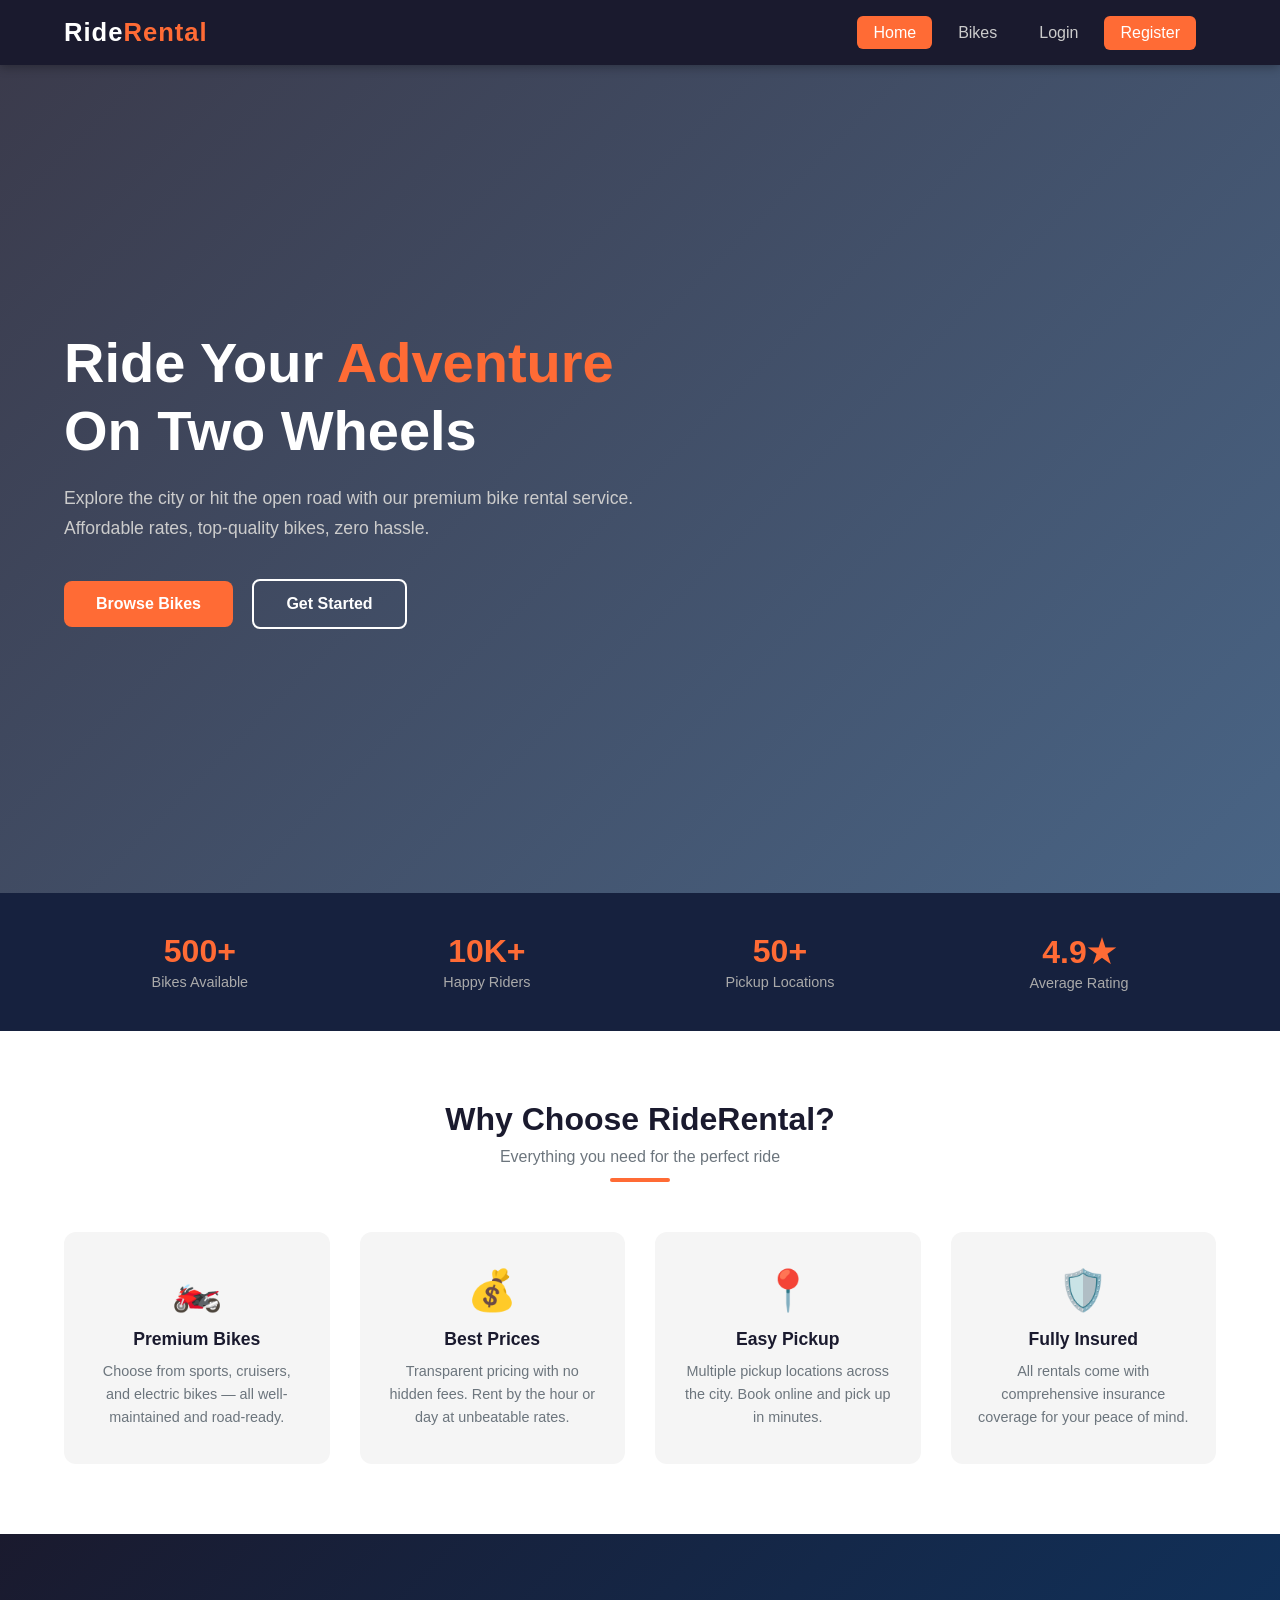
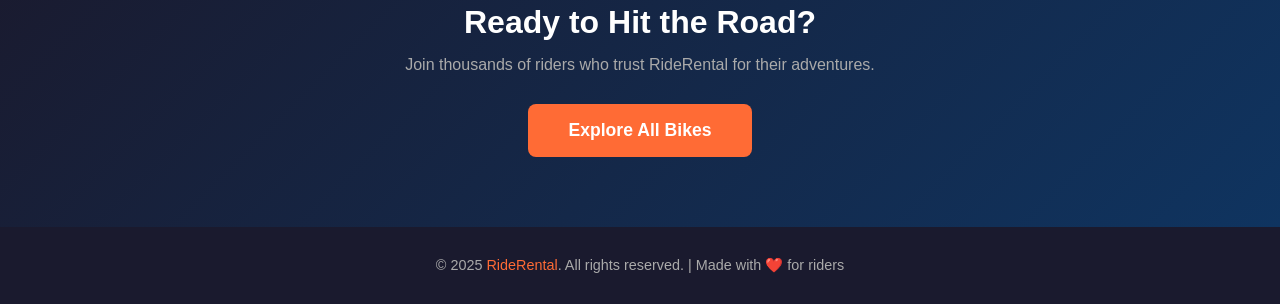
<file: index.html>
<!DOCTYPE html>
<html lang="en">
<head>
  <meta charset="UTF-8">
  <meta name="viewport" content="width=device-width, initial-scale=1.0">
  <title>RideRental - Bike Rentals</title>
  <link rel="stylesheet" href="styles.css">
</head>
<body data-page="home">

  <!-- NAVBAR -->
  <nav>
    <a href="index.html" class="logo">Ride<span>Rental</span></a>
    <ul class="nav-links" id="nav-links">
      <li><a href="index.html" class="active">Home</a></li>
      <li><a href="bikes.html">Bikes</a></li>
      <li><a href="login.html" class="link-login">Login</a></li>
      <li><a href="register.html" class="btn-nav link-register">Register</a></li>
      <li><a href="#" class="user-greet" style="display:none;color:#ff6b35;font-weight:700;cursor:default"></a></li>
      <li><a href="#" class="link-logout" style="display:none" onclick="logout()">Logout</a></li>
    </ul>
    <div class="hamburger" id="hamburger">
      <span></span><span></span><span></span>
    </div>
  </nav>

  <!-- HERO -->
  <section class="hero">
    <div class="hero-content">
      <h1>Ride Your <span>Adventure</span><br>On Two Wheels</h1>
      <p>Explore the city or hit the open road with our premium bike rental service. Affordable rates, top-quality bikes, zero hassle.</p>
      <a href="bikes.html" class="btn btn-primary">Browse Bikes</a>
      <a href="register.html" class="btn btn-outline">Get Started</a>
    </div>
  </section>

  <!-- STATS -->
  <div class="stats">
    <div class="stat-item"><h3>500+</h3><p>Bikes Available</p></div>
    <div class="stat-item"><h3>10K+</h3><p>Happy Riders</p></div>
    <div class="stat-item"><h3>50+</h3><p>Pickup Locations</p></div>
    <div class="stat-item"><h3>4.9★</h3><p>Average Rating</p></div>
  </div>

  <!-- FEATURES -->
  <section class="features">
    <div class="section-title">
      <h2>Why Choose RideRental?</h2>
      <p>Everything you need for the perfect ride</p>
      <div class="underline"></div>
    </div>
    <div class="features-grid">
      <div class="feature-card">
        <div class="icon">🏍️</div>
        <h3>Premium Bikes</h3>
        <p>Choose from sports, cruisers, and electric bikes — all well-maintained and road-ready.</p>
      </div>
      <div class="feature-card">
        <div class="icon">💰</div>
        <h3>Best Prices</h3>
        <p>Transparent pricing with no hidden fees. Rent by the hour or day at unbeatable rates.</p>
      </div>
      <div class="feature-card">
        <div class="icon">📍</div>
        <h3>Easy Pickup</h3>
        <p>Multiple pickup locations across the city. Book online and pick up in minutes.</p>
      </div>
      <div class="feature-card">
        <div class="icon">🛡️</div>
        <h3>Fully Insured</h3>
        <p>All rentals come with comprehensive insurance coverage for your peace of mind.</p>
      </div>
    </div>
  </section>

  <!-- CTA -->
  <section style="background: linear-gradient(135deg, #1a1a2e, #0f3460); text-align:center; padding: 70px 5%;">
    <h2 style="color:#fff; font-size:2rem; font-weight:800; margin-bottom:15px;">Ready to Hit the Road?</h2>
    <p style="color:#aaa; margin-bottom:30px; font-size:1rem;">Join thousands of riders who trust RideRental for their adventures.</p>
    <a href="bikes.html" class="btn btn-primary" style="font-size:1.1rem; padding:16px 40px;">Explore All Bikes</a>
  </section>

  <!-- FOOTER -->
  <footer>
    <p>© 2025 <span>RideRental</span>. All rights reserved. | Made with ❤️ for riders</p>
  </footer>

  <script src="app.js"></script>
</body>
</html>
</file>
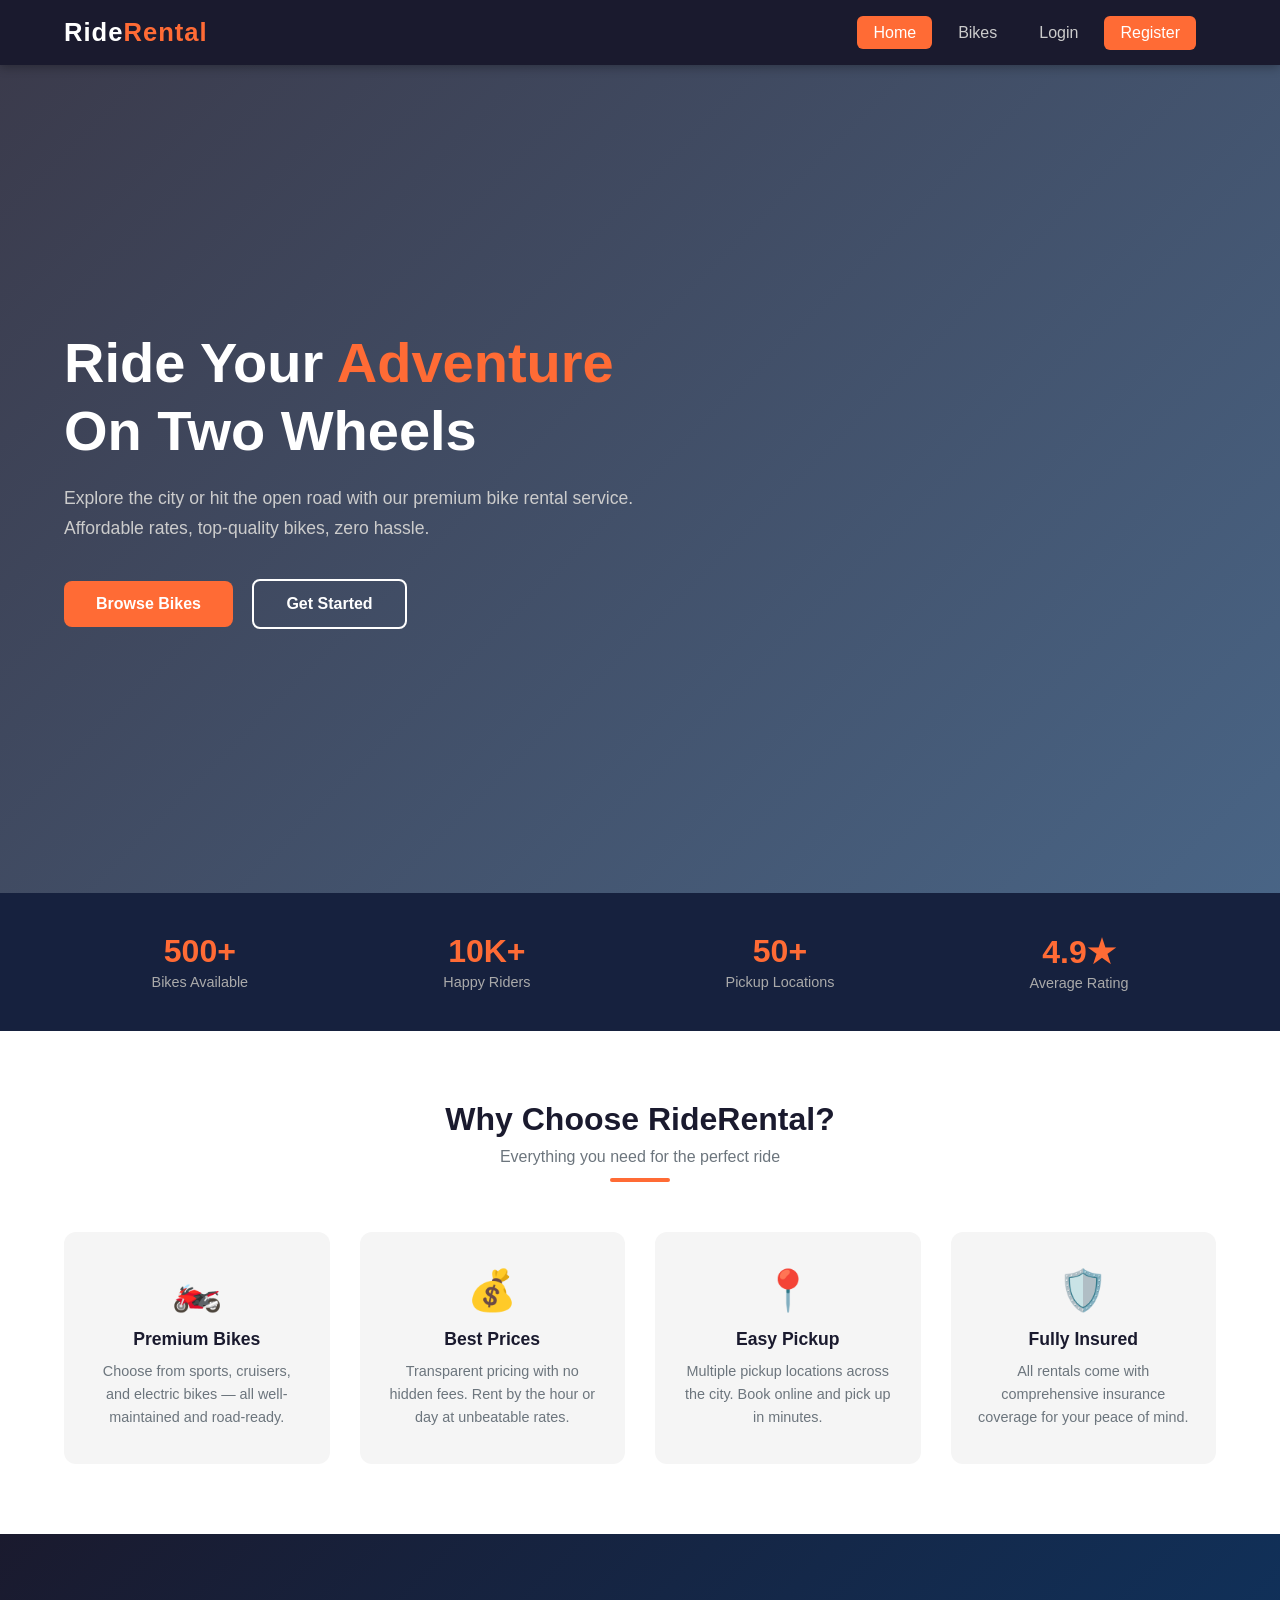
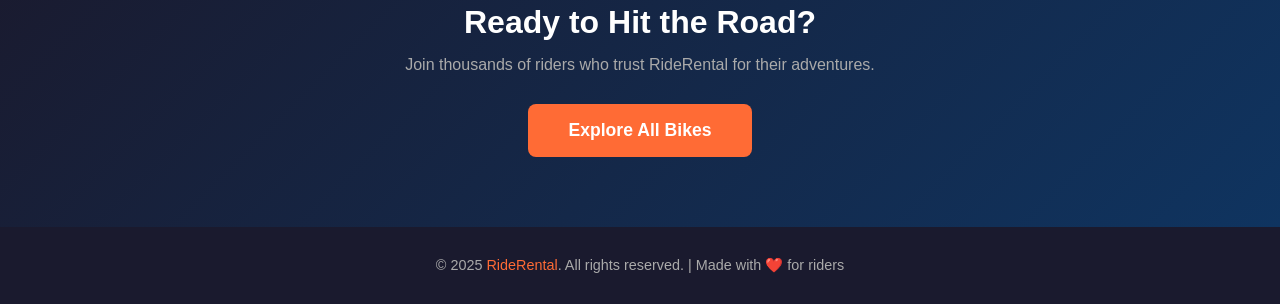
<file: confirmation.html>
<!DOCTYPE html>
<html lang="en">
<head>
  <meta charset="UTF-8">
  <meta name="viewport" content="width=device-width, initial-scale=1.0">
  <title>Booking Confirmed - RideRental</title>
  <link rel="stylesheet" href="styles.css">
  <style>
    .confirm-page {
      min-height: 90vh;
      background: linear-gradient(135deg, #f5f5f5 0%, #fff5f2 100%);
      display: flex;
      align-items: center;
      justify-content: center;
      padding: 40px 5%;
    }

    .confirm-wrapper {
      width: 100%;
      max-width: 680px;
    }

    /* Success Banner */
    .success-banner {
      background: linear-gradient(135deg, #1a1a2e, #0f3460);
      border-radius: 16px 16px 0 0;
      padding: 45px 40px;
      text-align: center;
      color: #fff;
      position: relative;
      overflow: hidden;
    }

    .success-banner::before {
      content: '';
      position: absolute;
      top: -60px; right: -60px;
      width: 200px; height: 200px;
      background: rgba(255,107,53,0.15);
      border-radius: 50%;
    }

    .success-banner::after {
      content: '';
      position: absolute;
      bottom: -40px; left: -40px;
      width: 150px; height: 150px;
      background: rgba(255,107,53,0.1);
      border-radius: 50%;
    }

    .checkmark-circle {
      width: 80px;
      height: 80px;
      background: linear-gradient(135deg, #ff6b35, #e55a25);
      border-radius: 50%;
      display: flex;
      align-items: center;
      justify-content: center;
      margin: 0 auto 20px;
      font-size: 2.2rem;
      box-shadow: 0 8px 25px rgba(255,107,53,0.4);
      animation: bounceIn 0.5s ease;
      position: relative;
      z-index: 1;
    }

    @keyframes bounceIn {
      0% { transform: scale(0); opacity: 0; }
      60% { transform: scale(1.15); }
      100% { transform: scale(1); opacity: 1; }
    }

    .success-banner h1 {
      font-size: 1.9rem;
      font-weight: 800;
      margin-bottom: 8px;
      position: relative;
      z-index: 1;
    }

    .success-banner p {
      color: #aac4e0;
      font-size: 0.95rem;
      position: relative;
      z-index: 1;
    }

    .booking-ref {
      display: inline-block;
      background: rgba(255,107,53,0.2);
      border: 1px solid rgba(255,107,53,0.5);
      color: #ff9a6c;
      padding: 8px 22px;
      border-radius: 25px;
      font-weight: 700;
      font-size: 1rem;
      margin-top: 15px;
      letter-spacing: 1px;
      position: relative;
      z-index: 1;
    }

    /* Details Card */
    .confirm-details {
      background: #fff;
      border-radius: 0 0 16px 16px;
      box-shadow: 0 10px 40px rgba(0,0,0,0.12);
      overflow: hidden;
    }

    .bike-hero {
      display: flex;
      align-items: center;
      gap: 20px;
      padding: 25px 35px;
      background: #fafafa;
      border-bottom: 1px solid #f0f0f0;
    }

    .bike-hero img {
      width: 110px;
      height: 80px;
      object-fit: cover;
      border-radius: 10px;
      box-shadow: 0 4px 12px rgba(0,0,0,0.1);
    }

    .bike-hero-info h3 {
      font-size: 1.25rem;
      font-weight: 800;
      color: #1a1a2e;
      margin-bottom: 4px;
    }

    .bike-hero-info .cat-badge {
      display: inline-block;
      background: #fff5f2;
      color: #ff6b35;
      border: 1px solid #ffd5c5;
      padding: 3px 12px;
      border-radius: 20px;
      font-size: 0.78rem;
      font-weight: 600;
      text-transform: capitalize;
    }

    .details-grid {
      display: grid;
      grid-template-columns: 1fr 1fr;
      gap: 0;
    }

    .detail-item {
      padding: 20px 35px;
      border-bottom: 1px solid #f5f5f5;
      border-right: 1px solid #f5f5f5;
    }

    .detail-item:nth-child(even) {
      border-right: none;
    }

    .detail-item .detail-label {
      font-size: 0.78rem;
      font-weight: 600;
      color: #999;
      text-transform: uppercase;
      letter-spacing: 0.8px;
      margin-bottom: 5px;
    }

    .detail-item .detail-value {
      font-size: 1rem;
      font-weight: 700;
      color: #1a1a2e;
    }

    .detail-item .detail-value.highlight {
      color: #ff6b35;
      font-size: 1.15rem;
    }

    /* Payment Method Badge */
    .pay-method-badge {
      display: inline-flex;
      align-items: center;
      gap: 6px;
      font-size: 0.95rem;
      font-weight: 700;
      color: #1a1a2e;
    }

    /* Status Timeline */
    .status-section {
      padding: 25px 35px;
      border-top: 2px solid #f5f5f5;
    }

    .status-section h4 {
      font-size: 0.85rem;
      font-weight: 700;
      color: #999;
      text-transform: uppercase;
      letter-spacing: 0.8px;
      margin-bottom: 20px;
    }

    .timeline {
      display: flex;
      align-items: center;
      justify-content: space-between;
      position: relative;
    }

    .timeline::before {
      content: '';
      position: absolute;
      top: 18px;
      left: 18px;
      right: 18px;
      height: 3px;
      background: #e0e0e0;
      z-index: 0;
    }

    .timeline-progress {
      position: absolute;
      top: 18px;
      left: 18px;
      height: 3px;
      background: linear-gradient(90deg, #ff6b35, #e55a25);
      z-index: 1;
      transition: width 1s ease;
    }

    .timeline-step {
      display: flex;
      flex-direction: column;
      align-items: center;
      gap: 8px;
      position: relative;
      z-index: 2;
    }

    .step-dot {
      width: 36px;
      height: 36px;
      border-radius: 50%;
      display: flex;
      align-items: center;
      justify-content: center;
      font-size: 1rem;
      font-weight: 700;
      border: 3px solid #e0e0e0;
      background: #fff;
      transition: all 0.4s;
    }

    .step-dot.done {
      background: #ff6b35;
      border-color: #ff6b35;
      color: #fff;
      box-shadow: 0 4px 12px rgba(255,107,53,0.35);
    }

    .step-dot.active {
      background: #fff;
      border-color: #ff6b35;
      color: #ff6b35;
    }

    .step-label {
      font-size: 0.75rem;
      font-weight: 600;
      color: #999;
      text-align: center;
      max-width: 70px;
    }

    .step-label.done {
      color: #ff6b35;
    }

    /* Info Box */
    .info-box {
      margin: 0 35px 25px;
      background: #f0f9ff;
      border: 1px solid #bee3f8;
      border-radius: 10px;
      padding: 15px 18px;
      display: flex;
      gap: 12px;
      align-items: flex-start;
      font-size: 0.88rem;
      color: #2b6cb0;
      line-height: 1.6;
    }

    .info-box .info-icon {
      font-size: 1.2rem;
      flex-shrink: 0;
      margin-top: 1px;
    }

    /* Action Buttons */
    .confirm-actions {
      display: flex;
      gap: 12px;
      padding: 25px 35px;
      border-top: 2px solid #f5f5f5;
      flex-wrap: wrap;
    }

    .confirm-actions .btn {
      flex: 1;
      min-width: 140px;
      text-align: center;
    }

    .btn-secondary {
      background: #f5f5f5;
      color: #1a1a2e;
      border: 2px solid #e0e0e0;
    }

    .btn-secondary:hover {
      background: #e8e8e8;
      transform: translateY(-2px);
    }

    /* Print styles */
    @media print {
      nav, .confirm-actions, footer { display: none; }
      .confirm-page { padding: 0; background: #fff; }
      .confirm-wrapper { max-width: 100%; }
    }

    @media (max-width: 600px) {
      .success-banner { padding: 35px 25px; }
      .bike-hero { padding: 20px; }
      .details-grid { grid-template-columns: 1fr; }
      .detail-item { border-right: none; }
      .detail-item:nth-child(odd) { border-right: none; }
      .status-section, .info-box, .confirm-actions { padding-left: 20px; padding-right: 20px; }
      .info-box { margin: 0 20px 20px; }
      .timeline::before { left: 18px; right: 18px; }
      .success-banner h1 { font-size: 1.5rem; }
    }
  </style>
</head>
<body data-page="confirmation">

  <!-- NAVBAR -->
  <nav>
    <a href="index.html" class="logo">Ride<span>Rental</span></a>
    <ul class="nav-links" id="nav-links">
      <li><a href="index.html">Home</a></li>
      <li><a href="bikes.html">Bikes</a></li>
      <li><a href="login.html" class="link-login">Login</a></li>
      <li><a href="register.html" class="btn-nav link-register">Register</a></li>
      <li><a href="#" class="user-greet" style="display:none;color:#ff6b35;font-weight:700;cursor:default"></a></li>
      <li><a href="#" class="link-logout" style="display:none" onclick="logout()">Logout</a></li>
    </ul>
    <div class="hamburger" id="hamburger">
      <span></span><span></span><span></span>
    </div>
  </nav>

  <div class="confirm-page">
    <div class="confirm-wrapper">

      <!-- SUCCESS BANNER -->
      <div class="success-banner">
        <div class="checkmark-circle">✓</div>
        <h1>Booking Confirmed!</h1>
        <p>Your ride is all set. Get ready to hit the road!</p>
        <div class="booking-ref" id="conf-booking-id">RR------</div>
      </div>

      <div class="confirm-details">

        <!-- BIKE SUMMARY -->
        <div class="bike-hero">
          <img id="conf-bike-img" src="" alt="Bike">
          <div class="bike-hero-info">
            <h3 id="conf-bike-name">—</h3>
            <span class="cat-badge" id="conf-bike-cat">—</span>
          </div>
        </div>

        <!-- DETAILS GRID -->
        <div class="details-grid">
          <div class="detail-item">
            <div class="detail-label">📅 Booking Date</div>
            <div class="detail-value" id="conf-date">—</div>
          </div>
          <div class="detail-item">
            <div class="detail-label">⏱️ Duration</div>
            <div class="detail-value" id="conf-duration">—</div>
          </div>
          <div class="detail-item">
            <div class="detail-label">👤 Renter</div>
            <div class="detail-value" id="conf-user">—</div>
          </div>
          <div class="detail-item">
            <div class="detail-label">📞 Phone</div>
            <div class="detail-value" id="conf-phone">—</div>
          </div>
          <div class="detail-item">
            <div class="detail-label">💳 Payment Method</div>
            <div class="detail-value" id="conf-payment">—</div>
          </div>
          <div class="detail-item">
            <div class="detail-label">💰 Total Paid</div>
            <div class="detail-value highlight" id="conf-total">—</div>
          </div>
        </div>

        <!-- STATUS TIMELINE -->
        <div class="status-section">
          <h4>Booking Status</h4>
          <div class="timeline" id="timeline">
            <div class="timeline-progress" id="timeline-progress" style="width:0%"></div>
            <div class="timeline-step">
              <div class="step-dot done">✓</div>
              <div class="step-label done">Confirmed</div>
            </div>
            <div class="timeline-step">
              <div class="step-dot done">✓</div>
              <div class="step-label done">Payment</div>
            </div>
            <div class="timeline-step">
              <div class="step-dot active">🏍️</div>
              <div class="step-label done">Ready for Pickup</div>
            </div>
            <div class="timeline-step">
              <div class="step-dot" style="font-size:0.85rem">🏁</div>
              <div class="step-label">Ride Complete</div>
            </div>
          </div>
        </div>

        <!-- INFO BOX -->
        <div class="info-box">
          <span class="info-icon">📍</span>
          <div>
            <strong>Pickup Instructions:</strong> Please bring a valid government-issued ID and your booking reference number to the pickup location. Your bike will be ready within 15 minutes of arrival.
          </div>
        </div>

        <!-- ACTION BUTTONS -->
        <div class="confirm-actions">
          <button class="btn btn-secondary" onclick="window.print()">🖨️ Print Receipt</button>
          <a href="bikes.html" class="btn btn-secondary">🏍️ Rent Another</a>
          <a href="index.html" class="btn btn-primary">🏠 Back to Home</a>
        </div>

      </div>
    </div>
  </div>

  <footer>
    <p>© 2025 <span>RideRental</span>. All rights reserved. | Made with ❤️ for riders</p>
  </footer>

  <script src="app.js"></script>
  <script>
    document.addEventListener('DOMContentLoaded', () => {
      const booking = JSON.parse(localStorage.getItem('rr_last_booking') || 'null');
      if (!booking) { window.location.href = 'index.html'; return; }

      const payIcons = { card: '💳 Credit/Debit Card', upi: '📱 UPI Payment', cash: '💵 Cash on Pickup' };

      document.getElementById('conf-booking-id').textContent = booking.id;
      document.getElementById('conf-bike-name').textContent = booking.bike;
      document.getElementById('conf-bike-cat').textContent = booking.category;
      document.getElementById('conf-bike-img').src = booking.bikeImg;
      document.getElementById('conf-date').textContent = booking.date;
      document.getElementById('conf-duration').textContent = booking.duration;
      document.getElementById('conf-user').textContent = booking.userName;
      document.getElementById('conf-phone').textContent = booking.userPhone;
      document.getElementById('conf-payment').textContent = payIcons[booking.payment] || booking.payment;
      document.getElementById('conf-total').textContent = booking.total;

      // Animate timeline progress bar
      setTimeout(() => {
        document.getElementById('timeline-progress').style.width = '66%';
      }, 300);
    });
  </script>
</body>
</html>
</file>
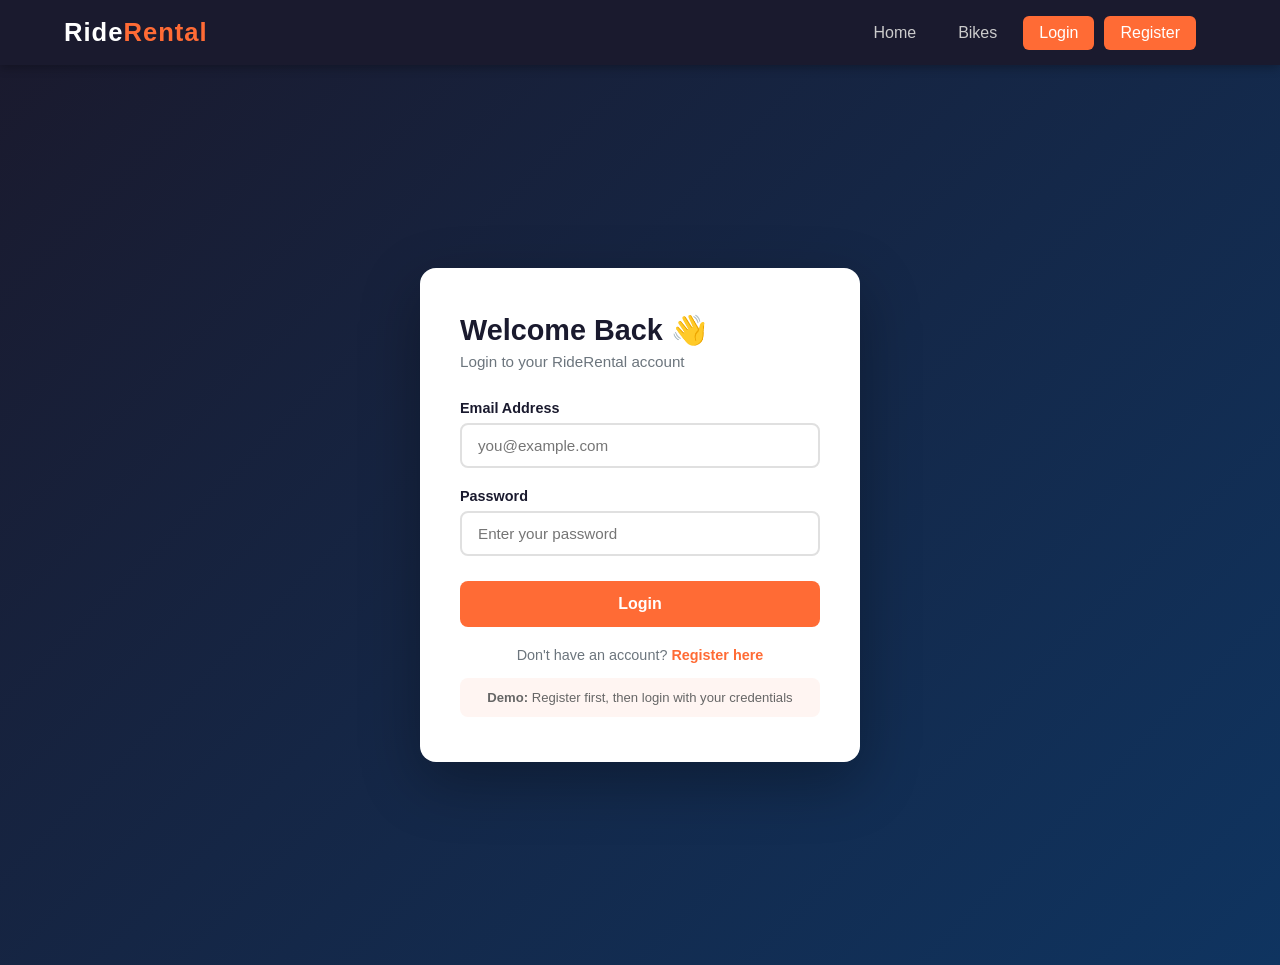
<file: login.html>
<!DOCTYPE html>
<html lang="en">
<head>
  <meta charset="UTF-8">
  <meta name="viewport" content="width=device-width, initial-scale=1.0">
  <title>Login - RideRental</title>
  <link rel="stylesheet" href="styles.css">
</head>
<body data-page="login">

  <!-- NAVBAR -->
  <nav>
    <a href="index.html" class="logo">Ride<span>Rental</span></a>
    <ul class="nav-links" id="nav-links">
      <li><a href="index.html">Home</a></li>
      <li><a href="bikes.html">Bikes</a></li>
      <li><a href="login.html" class="active link-login">Login</a></li>
      <li><a href="register.html" class="btn-nav link-register">Register</a></li>
      <li><a href="#" class="user-greet" style="display:none;color:#ff6b35;font-weight:700;cursor:default"></a></li>
      <li><a href="#" class="link-logout" style="display:none" onclick="logout()">Logout</a></li>
    </ul>
    <div class="hamburger" id="hamburger">
      <span></span><span></span><span></span>
    </div>
  </nav>

  <div class="auth-page">
    <div class="auth-card">
      <h2>Welcome Back 👋</h2>
      <p class="subtitle">Login to your RideRental account</p>

      <div class="alert" id="login-alert"></div>

      <form id="login-form" novalidate>
        <div class="form-group">
          <label for="login-email">Email Address</label>
          <input type="email" id="login-email" placeholder="you@example.com">
          <span class="error-msg" id="login-email-err"></span>
        </div>
        <div class="form-group">
          <label for="login-password">Password</label>
          <input type="password" id="login-password" placeholder="Enter your password">
          <span class="error-msg" id="login-password-err"></span>
        </div>
        <button type="submit" class="btn btn-primary btn-full">Login</button>
      </form>

      <div class="auth-footer">
        Don't have an account? <a href="register.html">Register here</a>
      </div>

      <div style="text-align:center;margin-top:15px;padding:12px;background:#fff5f2;border-radius:8px;font-size:0.82rem;color:#666;">
        <strong>Demo:</strong> Register first, then login with your credentials
      </div>
    </div>
  </div>

  <script src="app.js"></script>
</body>
</html>
</file>
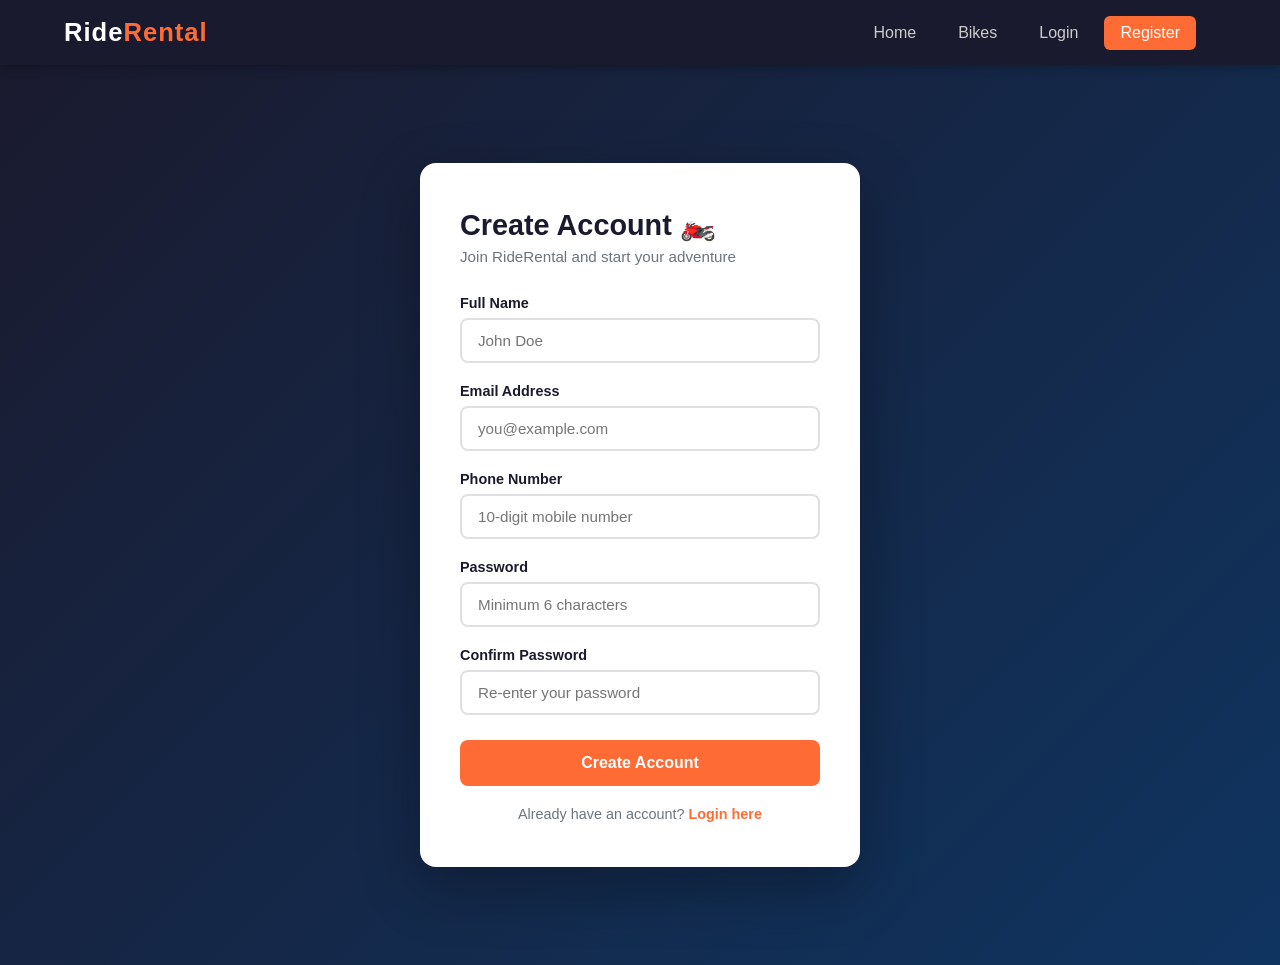
<file: register.html>
<!DOCTYPE html>
<html lang="en">
<head>
  <meta charset="UTF-8">
  <meta name="viewport" content="width=device-width, initial-scale=1.0">
  <title>Register - RideRental</title>
  <link rel="stylesheet" href="styles.css">
</head>
<body data-page="register">

  <!-- NAVBAR -->
  <nav>
    <a href="index.html" class="logo">Ride<span>Rental</span></a>
    <ul class="nav-links" id="nav-links">
      <li><a href="index.html">Home</a></li>
      <li><a href="bikes.html">Bikes</a></li>
      <li><a href="login.html" class="link-login">Login</a></li>
      <li><a href="register.html" class="btn-nav active link-register">Register</a></li>
      <li><a href="#" class="user-greet" style="display:none;color:#ff6b35;font-weight:700;cursor:default"></a></li>
      <li><a href="#" class="link-logout" style="display:none" onclick="logout()">Logout</a></li>
    </ul>
    <div class="hamburger" id="hamburger">
      <span></span><span></span><span></span>
    </div>
  </nav>

  <div class="auth-page">
    <div class="auth-card">
      <h2>Create Account 🏍️</h2>
      <p class="subtitle">Join RideRental and start your adventure</p>

      <div class="alert" id="reg-alert"></div>

      <form id="register-form" novalidate>
        <div class="form-group">
          <label for="reg-name">Full Name</label>
          <input type="text" id="reg-name" placeholder="John Doe">
          <span class="error-msg" id="reg-name-err"></span>
        </div>
        <div class="form-group">
          <label for="reg-email">Email Address</label>
          <input type="email" id="reg-email" placeholder="you@example.com">
          <span class="error-msg" id="reg-email-err"></span>
        </div>
        <div class="form-group">
          <label for="reg-phone">Phone Number</label>
          <input type="tel" id="reg-phone" placeholder="10-digit mobile number" maxlength="10">
          <span class="error-msg" id="reg-phone-err"></span>
        </div>
        <div class="form-group">
          <label for="reg-password">Password</label>
          <input type="password" id="reg-password" placeholder="Minimum 6 characters">
          <span class="error-msg" id="reg-password-err"></span>
        </div>
        <div class="form-group">
          <label for="reg-confirm">Confirm Password</label>
          <input type="password" id="reg-confirm" placeholder="Re-enter your password">
          <span class="error-msg" id="reg-confirm-err"></span>
        </div>
        <button type="submit" class="btn btn-primary btn-full">Create Account</button>
      </form>

      <div class="auth-footer">
        Already have an account? <a href="login.html">Login here</a>
      </div>
    </div>
  </div>

  <script src="app.js"></script>
</body>
</html>
</file>
<file: styles.css>
* {
  margin: 0;
  padding: 0;
  box-sizing: border-box;
}

:root {
  --primary: #ff6b35;
  --primary-dark: #e55a25;
  --dark: #1a1a2e;
  --dark2: #16213e;
  --accent: #0f3460;
  --light: #f5f5f5;
  --white: #ffffff;
  --gray: #6c757d;
  --success: #28a745;
  --card-bg: #ffffff;
  --shadow: 0 4px 20px rgba(0,0,0,0.1);
  --radius: 12px;
}

body {
  font-family: 'Segoe UI', Tahoma, Geneva, Verdana, sans-serif;
  background: var(--light);
  color: var(--dark);
}

/* ===== NAVBAR ===== */
nav {
  background: var(--dark);
  padding: 0 5%;
  display: flex;
  align-items: center;
  justify-content: space-between;
  position: sticky;
  top: 0;
  z-index: 1000;
  box-shadow: 0 2px 10px rgba(0,0,0,0.3);
  height: 65px;
}

.logo {
  font-size: 1.6rem;
  font-weight: 800;
  color: var(--white);
  text-decoration: none;
  letter-spacing: 1px;
}

.logo span {
  color: var(--primary);
}

.nav-links {
  display: flex;
  list-style: none;
  gap: 10px;
  align-items: center;
}

.nav-links a {
  color: #ccc;
  text-decoration: none;
  padding: 8px 16px;
  border-radius: 6px;
  font-weight: 500;
  transition: all 0.3s;
}

.nav-links a:hover,
.nav-links a.active {
  color: var(--white);
  background: var(--primary);
}

.nav-links .btn-nav {
  background: var(--primary);
  color: var(--white);
  border-radius: 6px;
}

.nav-links .btn-nav:hover {
  background: var(--primary-dark);
}

.hamburger {
  display: none;
  flex-direction: column;
  cursor: pointer;
  gap: 5px;
}

.hamburger span {
  width: 25px;
  height: 3px;
  background: var(--white);
  border-radius: 3px;
  transition: 0.3s;
}

/* ===== HERO ===== */
.hero {
  min-height: 92vh;
  background: linear-gradient(135deg, rgba(26,26,46,0.85) 0%, rgba(15,52,96,0.75) 100%),
    url('https://images.unsplash.com/photo-1558618666-fcd25c85cd64?w=1600') center/cover no-repeat;
  display: flex;
  align-items: center;
  padding: 0 5%;
}

.hero-content {
  max-width: 600px;
  color: var(--white);
}

.hero-content h1 {
  font-size: clamp(2rem, 5vw, 3.5rem);
  font-weight: 800;
  line-height: 1.2;
  margin-bottom: 20px;
}

.hero-content h1 span {
  color: var(--primary);
}

.hero-content p {
  font-size: 1.1rem;
  color: #ccc;
  margin-bottom: 35px;
  line-height: 1.7;
}

.btn {
  display: inline-block;
  padding: 14px 32px;
  border-radius: 8px;
  font-size: 1rem;
  font-weight: 600;
  cursor: pointer;
  text-decoration: none;
  border: none;
  transition: all 0.3s;
}

.btn-primary {
  background: var(--primary);
  color: var(--white);
}

.btn-primary:hover {
  background: var(--primary-dark);
  transform: translateY(-2px);
  box-shadow: 0 6px 20px rgba(255,107,53,0.4);
}

.btn-outline {
  background: transparent;
  color: var(--white);
  border: 2px solid var(--white);
  margin-left: 15px;
}

.btn-outline:hover {
  background: var(--white);
  color: var(--dark);
  transform: translateY(-2px);
}

/* ===== STATS ===== */
.stats {
  background: var(--dark2);
  padding: 40px 5%;
  display: flex;
  justify-content: space-around;
  flex-wrap: wrap;
  gap: 20px;
}

.stat-item {
  text-align: center;
  color: var(--white);
}

.stat-item h3 {
  font-size: 2rem;
  color: var(--primary);
  font-weight: 800;
}

.stat-item p {
  color: #aaa;
  font-size: 0.9rem;
  margin-top: 4px;
}

/* ===== SECTIONS ===== */
section {
  padding: 70px 5%;
}

.section-title {
  text-align: center;
  margin-bottom: 50px;
}

.section-title h2 {
  font-size: 2rem;
  font-weight: 800;
  color: var(--dark);
  margin-bottom: 10px;
}

.section-title p {
  color: var(--gray);
  font-size: 1rem;
}

.section-title .underline {
  width: 60px;
  height: 4px;
  background: var(--primary);
  margin: 12px auto 0;
  border-radius: 2px;
}

/* ===== FEATURES ===== */
.features {
  background: var(--white);
}

.features-grid {
  display: grid;
  grid-template-columns: repeat(auto-fit, minmax(220px, 1fr));
  gap: 30px;
}

.feature-card {
  text-align: center;
  padding: 35px 25px;
  border-radius: var(--radius);
  background: var(--light);
  transition: all 0.3s;
}

.feature-card:hover {
  transform: translateY(-6px);
  box-shadow: var(--shadow);
}

.feature-card .icon {
  font-size: 2.5rem;
  margin-bottom: 15px;
}

.feature-card h3 {
  font-size: 1.1rem;
  margin-bottom: 10px;
  color: var(--dark);
}

.feature-card p {
  color: var(--gray);
  font-size: 0.9rem;
  line-height: 1.6;
}

/* ===== BIKES PAGE ===== */
.page-header {
  background: linear-gradient(135deg, var(--dark) 0%, var(--accent) 100%);
  padding: 60px 5%;
  text-align: center;
  color: var(--white);
}

.page-header h1 {
  font-size: 2.5rem;
  font-weight: 800;
  margin-bottom: 10px;
}

.page-header p {
  color: #aaa;
}

.filter-bar {
  background: var(--white);
  padding: 20px 5%;
  display: flex;
  gap: 12px;
  flex-wrap: wrap;
  align-items: center;
  box-shadow: 0 2px 10px rgba(0,0,0,0.05);
}

.filter-btn {
  padding: 8px 20px;
  border: 2px solid #ddd;
  border-radius: 25px;
  background: transparent;
  cursor: pointer;
  font-weight: 500;
  transition: all 0.3s;
  font-size: 0.9rem;
}

.filter-btn:hover,
.filter-btn.active {
  background: var(--primary);
  border-color: var(--primary);
  color: var(--white);
}

.bikes-grid {
  display: grid;
  grid-template-columns: repeat(auto-fill, minmax(280px, 1fr));
  gap: 28px;
  padding: 40px 5%;
}

.bike-card {
  background: var(--card-bg);
  border-radius: var(--radius);
  overflow: hidden;
  box-shadow: var(--shadow);
  transition: all 0.3s;
}

.bike-card:hover {
  transform: translateY(-6px);
  box-shadow: 0 12px 35px rgba(0,0,0,0.15);
}

.bike-card img {
  width: 100%;
  height: 200px;
  object-fit: cover;
}

.bike-card-body {
  padding: 20px;
}

.bike-category {
  font-size: 0.75rem;
  font-weight: 600;
  color: var(--primary);
  text-transform: uppercase;
  letter-spacing: 1px;
  margin-bottom: 6px;
}

.bike-card-body h3 {
  font-size: 1.2rem;
  font-weight: 700;
  margin-bottom: 8px;
}

.bike-card-body p {
  color: var(--gray);
  font-size: 0.88rem;
  margin-bottom: 15px;
  line-height: 1.5;
}

.bike-price {
  display: flex;
  justify-content: space-between;
  align-items: center;
  margin-bottom: 15px;
}

.price-tag {
  font-size: 1.3rem;
  font-weight: 800;
  color: var(--primary);
}

.price-tag span {
  font-size: 0.8rem;
  color: var(--gray);
  font-weight: 400;
}

.badge {
  padding: 4px 10px;
  border-radius: 20px;
  font-size: 0.75rem;
  font-weight: 600;
}

.badge-available {
  background: #d4edda;
  color: var(--success);
}

.badge-rented {
  background: #f8d7da;
  color: #dc3545;
}

.btn-rent {
  width: 100%;
  padding: 12px;
  background: var(--primary);
  color: var(--white);
  border: none;
  border-radius: 8px;
  font-size: 1rem;
  font-weight: 600;
  cursor: pointer;
  transition: all 0.3s;
}

.btn-rent:hover {
  background: var(--primary-dark);
  transform: translateY(-1px);
}

/* ===== AUTH PAGES ===== */
.auth-page {
  min-height: 100vh;
  background: linear-gradient(135deg, var(--dark) 0%, var(--accent) 100%);
  display: flex;
  align-items: center;
  justify-content: center;
  padding: 20px;
}

.auth-card {
  background: var(--white);
  border-radius: 16px;
  padding: 45px 40px;
  width: 100%;
  max-width: 440px;
  box-shadow: 0 20px 60px rgba(0,0,0,0.3);
}

.auth-card h2 {
  font-size: 1.8rem;
  font-weight: 800;
  margin-bottom: 6px;
  color: var(--dark);
}

.auth-card .subtitle {
  color: var(--gray);
  margin-bottom: 30px;
  font-size: 0.95rem;
}

.form-group {
  margin-bottom: 20px;
}

.form-group label {
  display: block;
  font-weight: 600;
  margin-bottom: 7px;
  font-size: 0.9rem;
  color: var(--dark);
}

.form-group input,
.form-group select {
  width: 100%;
  padding: 12px 16px;
  border: 2px solid #e0e0e0;
  border-radius: 8px;
  font-size: 0.95rem;
  transition: border-color 0.3s;
  outline: none;
  background: var(--white);
}

.form-group input:focus,
.form-group select:focus {
  border-color: var(--primary);
}

.form-group input.error {
  border-color: #dc3545;
}

.error-msg {
  color: #dc3545;
  font-size: 0.8rem;
  margin-top: 5px;
  display: none;
}

.error-msg.show {
  display: block;
}

.btn-full {
  width: 100%;
  padding: 14px;
  font-size: 1rem;
  border-radius: 8px;
  margin-top: 5px;
}

.auth-footer {
  text-align: center;
  margin-top: 20px;
  color: var(--gray);
  font-size: 0.9rem;
}

.auth-footer a {
  color: var(--primary);
  font-weight: 600;
  text-decoration: none;
}

.alert {
  padding: 12px 16px;
  border-radius: 8px;
  margin-bottom: 20px;
  font-size: 0.9rem;
  display: none;
}

.alert.show {
  display: block;
}

.alert-error {
  background: #f8d7da;
  color: #721c24;
  border: 1px solid #f5c6cb;
}

.alert-success {
  background: #d4edda;
  color: #155724;
  border: 1px solid #c3e6cb;
}

/* ===== BOOKING PAGE ===== */
.booking-container {
  max-width: 900px;
  margin: 0 auto;
  padding: 50px 5%;
  display: grid;
  grid-template-columns: 1fr 1fr;
  gap: 30px;
}

.booking-card,
.payment-card {
  background: var(--white);
  border-radius: var(--radius);
  padding: 30px;
  box-shadow: var(--shadow);
}

.booking-card h2,
.payment-card h2 {
  font-size: 1.4rem;
  font-weight: 700;
  margin-bottom: 25px;
  padding-bottom: 15px;
  border-bottom: 2px solid var(--light);
  color: var(--dark);
}

.bike-summary {
  display: flex;
  gap: 15px;
  align-items: center;
  background: var(--light);
  padding: 15px;
  border-radius: 10px;
  margin-bottom: 25px;
}

.bike-summary img {
  width: 80px;
  height: 60px;
  object-fit: cover;
  border-radius: 8px;
}

.bike-summary-info h4 {
  font-weight: 700;
  margin-bottom: 4px;
}

.bike-summary-info p {
  color: var(--gray);
  font-size: 0.85rem;
}

.duration-selector {
  display: flex;
  gap: 10px;
  margin-bottom: 20px;
}

.duration-btn {
  flex: 1;
  padding: 10px;
  border: 2px solid #ddd;
  border-radius: 8px;
  background: transparent;
  cursor: pointer;
  font-weight: 600;
  transition: all 0.3s;
  font-size: 0.9rem;
}

.duration-btn.active {
  border-color: var(--primary);
  background: var(--primary);
  color: var(--white);
}

.price-breakdown {
  background: var(--light);
  border-radius: 10px;
  padding: 20px;
  margin-top: 20px;
}

.price-row {
  display: flex;
  justify-content: space-between;
  margin-bottom: 10px;
  font-size: 0.9rem;
  color: var(--gray);
}

.price-row.total {
  border-top: 2px solid #ddd;
  padding-top: 12px;
  margin-top: 5px;
  font-weight: 800;
  font-size: 1.1rem;
  color: var(--dark);
}

.price-row.total span:last-child {
  color: var(--primary);
}

/* Payment Methods */
.payment-methods {
  display: flex;
  flex-direction: column;
  gap: 12px;
  margin-bottom: 25px;
}

.payment-option {
  display: flex;
  align-items: center;
  gap: 12px;
  padding: 14px 16px;
  border: 2px solid #e0e0e0;
  border-radius: 10px;
  cursor: pointer;
  transition: all 0.3s;
}

.payment-option:hover {
  border-color: var(--primary);
}

.payment-option.selected {
  border-color: var(--primary);
  background: #fff5f2;
}

.payment-option input[type="radio"] {
  accent-color: var(--primary);
  width: 18px;
  height: 18px;
}

.payment-option .pay-icon {
  font-size: 1.4rem;
}

.payment-option .pay-label {
  font-weight: 600;
  font-size: 0.95rem;
}

.card-form {
  display: none;
}

.card-form.show {
  display: block;
}

.form-row {
  display: grid;
  grid-template-columns: 1fr 1fr;
  gap: 15px;
}

/* ===== CONFIRMATION MODAL ===== */
.modal-overlay {
  display: none;
  position: fixed;
  inset: 0;
  background: rgba(0,0,0,0.6);
  z-index: 2000;
  align-items: center;
  justify-content: center;
}

.modal-overlay.show {
  display: flex;
}

.modal {
  background: var(--white);
  border-radius: 16px;
  padding: 50px 40px;
  text-align: center;
  max-width: 420px;
  width: 90%;
  animation: popIn 0.3s ease;
}

@keyframes popIn {
  from { transform: scale(0.8); opacity: 0; }
  to { transform: scale(1); opacity: 1; }
}

.modal .check-icon {
  font-size: 4rem;
  margin-bottom: 15px;
}

.modal h2 {
  font-size: 1.6rem;
  font-weight: 800;
  margin-bottom: 10px;
  color: var(--dark);
}

.modal p {
  color: var(--gray);
  margin-bottom: 8px;
  font-size: 0.95rem;
}

.modal .booking-id {
  background: var(--light);
  padding: 10px 20px;
  border-radius: 8px;
  font-weight: 700;
  color: var(--primary);
  margin: 15px 0;
  font-size: 1.1rem;
}

/* ===== FOOTER ===== */
footer {
  background: var(--dark);
  color: #aaa;
  text-align: center;
  padding: 30px 5%;
  font-size: 0.9rem;
}

footer span {
  color: var(--primary);
}

/* ===== RESPONSIVE ===== */
@media (max-width: 768px) {
  .nav-links {
    display: none;
    position: absolute;
    top: 65px;
    left: 0;
    right: 0;
    background: var(--dark);
    flex-direction: column;
    padding: 20px;
    gap: 5px;
  }

  .nav-links.open {
    display: flex;
  }

  .hamburger {
    display: flex;
  }

  .hero-content h1 {
    font-size: 2rem;
  }

  .btn-outline {
    margin-left: 0;
    margin-top: 10px;
  }

  .booking-container {
    grid-template-columns: 1fr;
  }

  .auth-card {
    padding: 30px 25px;
  }

  .form-row {
    grid-template-columns: 1fr;
  }

  .stats {
    gap: 30px;
  }
}

@media (max-width: 480px) {
  .bikes-grid {
    grid-template-columns: 1fr;
    padding: 20px 5%;
  }

  .filter-bar {
    gap: 8px;
  }
}
</file>
